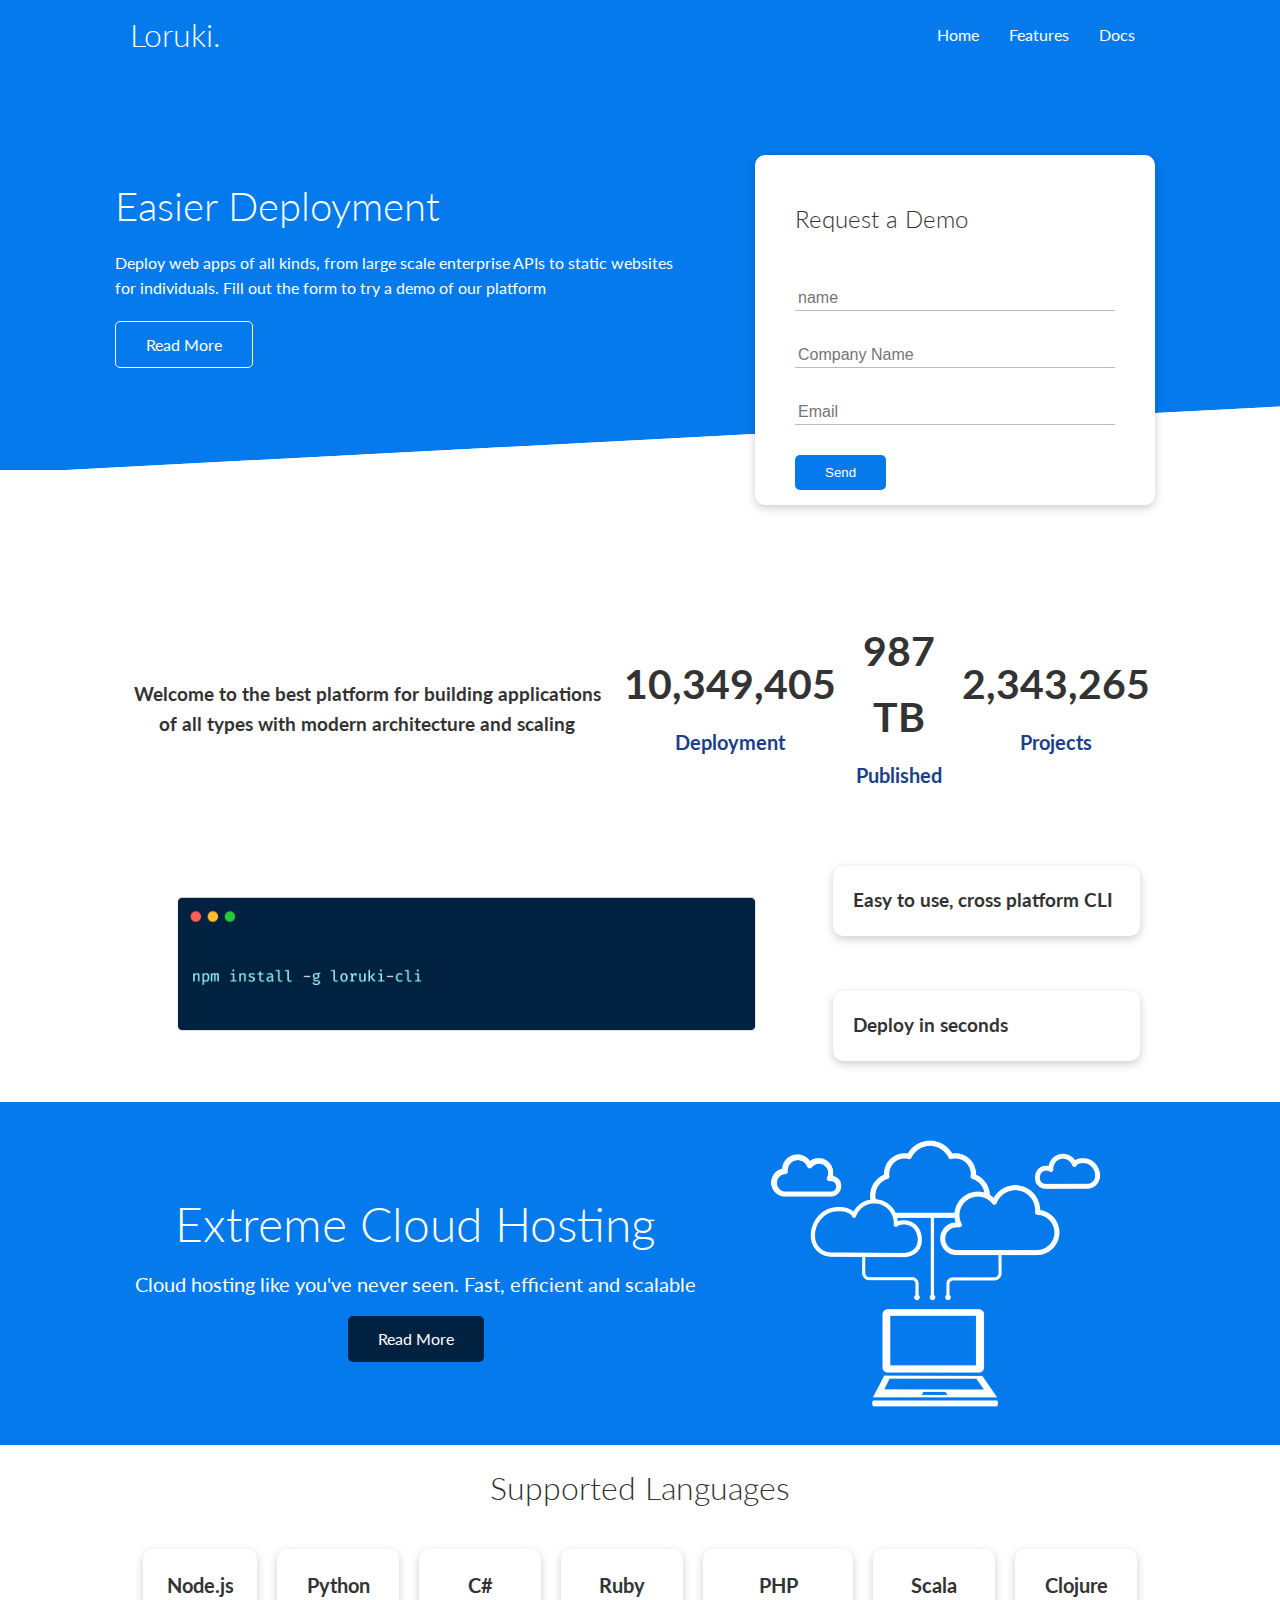
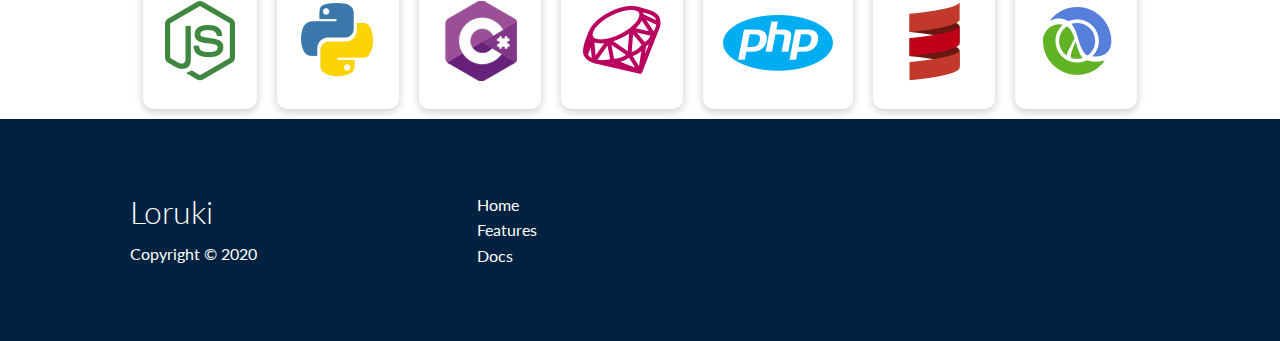
<file: index.html>
<!doctype html>
<html lang="en">
    <head>
        <meta charset="utf-8">
        <meta name="viewport" content="width=device-width, initial-scale=1">
        <link rel="stylesheet" href="https://cdnjs.cloudflare.com/ajax/libs/font-awesome/5.15.2/css/all.min.css" integrity="sha512-HK5fgLBL+xu6dm/Ii3z4xhlSUyZgTT9tuc/hSrtw6uzJOvgRr2a9jyxxT1ely+B+xFAmJKVSTbpM/CuL7qxO8w==" crossorigin="anonymous" />
        <link rel="stylesheet" href="./css/utilities.css">
        <link rel="stylesheet" href="./css/style.css">
        <title>Loruki | Cloud Hosting for Everyone</title>        
    </head>
    <body>
        <div class="navbar">
            <div class="container flex">
                <h1 class="logo">Loruki.</h1>
                <nav>
                    <ul>
                        <li><a href="index.html">Home</a></li>
                        <li><a href="features.html">Features</a></li>
                        <li><a href="docs.html">Docs</a></li>
                    </ul>
                </nav>
            </div>
        </div>

        <!-- Showcase -->
        <section class="showcase">
            <div class="container grid">
                <div class="showcase-text">
                    <h1>Easier Deployment</h1>
                    <p>Deploy web apps of all kinds, from large scale enterprise APIs to static websites for individuals. Fill out the form to try a demo of our platform</p>
                    <a href="features.html" class="btn btn-outline">Read More</a>
                </div>
                <div class="showcase-form card">
                    <h2>Request a Demo</h2>
                    <form name="contact" method="POST" netlify-honeypot="bot-field" data-netlify="true">
                        <input type="hidden" name="form-name" value="contact">  
                        <p class="hidden">
                            <label>Don’t fill this out if you’re human: <input name="bot-field" /></label>
                          </p>
                        <div class="form-control">
                            <input type="text" name="name" placeholder="name" required>
                        </div>
                        <div class="form-control">
                            <input type="text" name="company" placeholder="Company Name" required>
                        </div>
                        <div class="form-control">
                            <input type="text" name="email" placeholder="Email" required>
                        </div>
                        <input type="submit" value="Send" class="btn btn-primary">
                    </form>
                </div>
            </div>
        </section>
        <!-- Stats -->
        <section class="stats">
            <div class="container grid">
                <h3 class="stats-heading text-center my-1">
                    Welcome to the best platform for building applications of all types with modern architecture and scaling
                </h3>
                <div class="grid grid-3 text-center my-4">
                    <div>
                        <i class="fas fa-server fa-3x"></i>
                        <h3>10,349,405</h3>
                        <p class="text-secondary">Deployment</p>
                    </div>                
                    <div>
                        <i class="fas fa-upload fa-3x"></i>
                        <h3>987 TB</h3>
                        <p class="text-secondary">Published</p>
                    </div>
                    <div>
                        <i class="fas fa-project-diagram fa-3x"></i>
                        <h3>2,343,265</h3>
                        <p class="text-secondary">Projects</p>
                    </div>
                </div>
            </div>
        </section>
        <!-- Cli -->
        <section class="cli">
            <div class="container grid">
                <img src="./images/cli.png" alt="">
                <div class="card">
                    <h3>Easy to use, cross platform CLI</h3>
                </div>
                <div class="card">
                    <h3>Deploy in seconds</h3>
                </div>
            </div>
        </section>
        <!-- Cloud -->
        <section class="cloud bg-primary my-2 py-2">
            <div class="container grid">
                <div class="text-center">
                    <h2 class="lg">Extreme Cloud Hosting</h2>
                    <p class="lead my-1">Cloud hosting like you've never seen. Fast, efficient and scalable</p>
                    <a href="features.html" class="btn btn-dark">Read More</a>
                </div>
                <img src="./images/cloud.png" alt="">
            </div>
        </section>
        <!-- Languages -->
        <section class="languages">
            <h2 class="md text-center my-2">
                Supported Languages
            </h2>
            <div class="container flex">
                <div class="card">
                    <h4>Node.js</h4>
                    <img src="./images/node.png" alt="">
                </div>
                <div class="card">
                    <h4>Python</h4>
                    <img src="./images/python.png" alt="">
                </div>
                <div class="card">
                    <h4>C#</h4>
                    <img src="./images/csharp.png" alt="">
                </div>
                <div class="card">
                    <h4>Ruby</h4>
                    <img src="./images/ruby.png" alt="">
                </div>
                <div class="card">
                    <h4>PHP</h4>
                    <img src="./images/php.png" alt="">
                </div>
                <div class="card">
                    <h4>Scala</h4>
                    <img src="./images/scala.png" alt="">
                </div>
                <div class="card">
                    <h4>Clojure</h4>
                    <img src="./images/clojure.png" alt="">
                </div>
            </div>
        </section>
        <!-- Footer -->
        <footer class="footer bg-dark py-5">
            <div class="container grid grid-3">
                <div>
                    <h1>Loruki</h1>
                    <p>Copyright &copy; 2020</p>
                </div>
                <nav>
                    <ul>
                        <li><a href="index.html">Home</a></li>
                        <li><a href="features.html">Features</a></li>
                        <li><a href="docs.html">Docs</a></li>
                    </ul>
                </nav>
                <div class="social">
                    <a href="#"><i class="fab fa-twitter fa-2x"></i></a>
                    <a href="#"><i class="fab fa-facebook fa-2x"></i></a>
                    <a href="#"><i class="fab fa-github fa-2x"></i></a>
                    <a href="#"><i class="fab fa-instagram fa-2x"></i></a>
                </div>
            </div>
        </footer>
    </body>
</html>
</file>
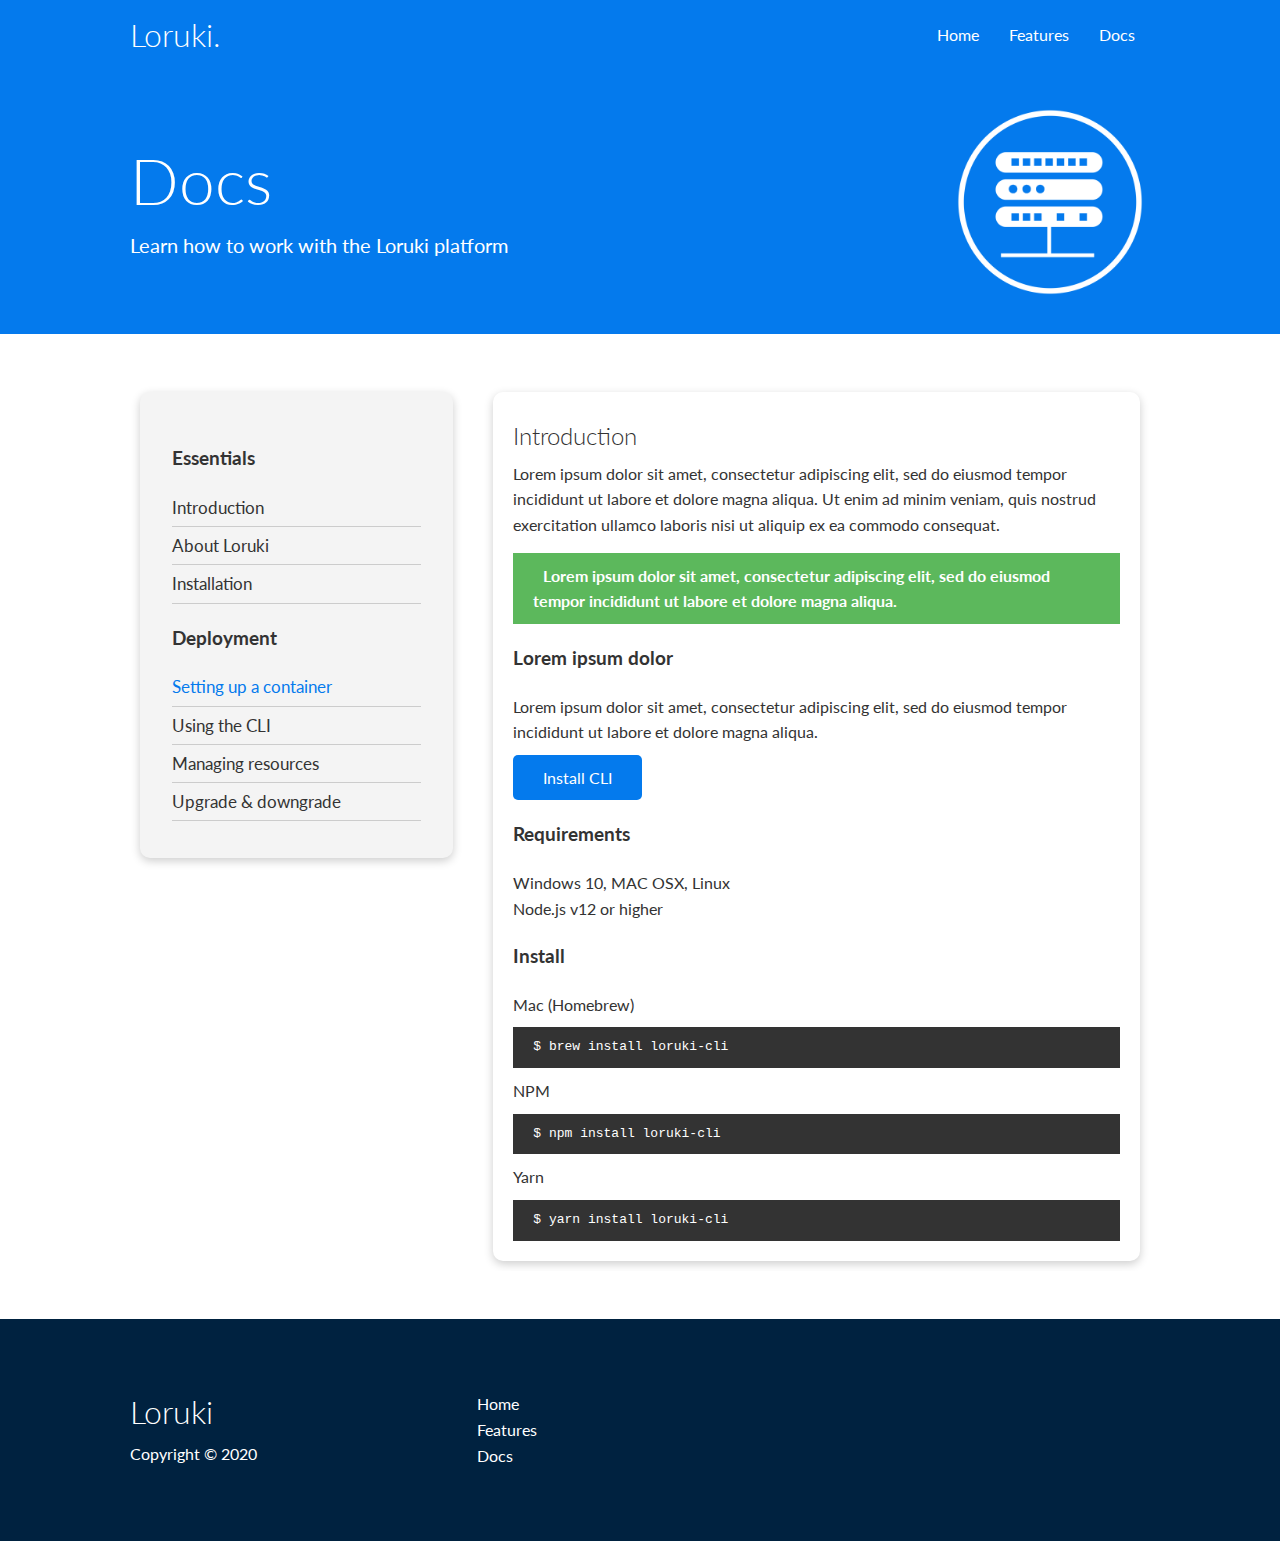
<file: docs.html>
<!doctype html>
<html lang="en">
    <head>
        <meta charset="utf-8">
        <meta name="viewport" content="width=device-width, initial-scale=1">
        <link rel="stylesheet" href="https://cdnjs.cloudflare.com/ajax/libs/font-awesome/5.15.2/css/all.min.css" integrity="sha512-HK5fgLBL+xu6dm/Ii3z4xhlSUyZgTT9tuc/hSrtw6uzJOvgRr2a9jyxxT1ely+B+xFAmJKVSTbpM/CuL7qxO8w==" crossorigin="anonymous" />
        <link rel="stylesheet" href="./css/utilities.css">
        <link rel="stylesheet" href="./css/style.css">
        <title>Loruki | Cloud Hosting for Everyone</title>        
    </head>
    <body>
        <div class="navbar">
            <div class="container flex">
                <h1 class="logo">Loruki.</h1>
                <nav>
                    <ul>
                        <li><a href="index.html">Home</a></li>
                        <li><a href="features.html">Features</a></li>
                        <li><a href="docs.html">Docs</a></li>
                    </ul>
                </nav>
            </div>
        </div>

        <!-- Head -->
        <section class="docs-head bg-primary py-3">
            <div class="container grid">
                <div>
                    <h1 class="xl">Docs</h1>
                    <p class="lead">
                        Learn how to work with the Loruki platform
                    </p>
                </div>
                <img src="./images/server.png" alt="">
            </div>
        </section>

        <!-- Docs main -->
        <section class="docs-main my-4">
            <div class="container grid">
                <div class="card bg-light p-3">
                    <h3 class="my-2">Essentials</h3>
                    <nav>
                        <ul>
                            <li><a href="#">Introduction</a></li>
                            <li><a href="#">About Loruki</a></li>
                            <li><a href="#">Installation</a></li>
                        </ul>
                    </nav>

                    <h3 class="my-2">Deployment</h3>
                    <nav>
                        <ul>
                            <li><a class="text-primary" href="#">Setting up a container</a></li>
                            <li><a href="#">Using the CLI</a></li>
                            <li><a href="#">Managing resources</a></li>
                            <li><a href="#">Upgrade & downgrade</a></li>
                        </ul>
                    </nav>
                </div>
                <div class="card">
                    <h2>Introduction</h2>
                    <p>Lorem ipsum dolor sit amet, consectetur adipiscing elit, sed do eiusmod tempor incididunt ut labore et dolore magna aliqua. Ut enim ad minim veniam, quis nostrud exercitation ullamco laboris nisi ut aliquip ex ea commodo consequat.</p>
                    <div class="alert alert-success">
                        <i class="fas fa-info"></i>
                        Lorem ipsum dolor sit amet, consectetur adipiscing elit, sed do eiusmod tempor incididunt ut labore et dolore magna aliqua.
                    </div>
                    <h3>Lorem ipsum dolor</h3>
                    <p>Lorem ipsum dolor sit amet, consectetur adipiscing elit, sed do eiusmod tempor incididunt ut labore et dolore magna aliqua.</p>
                    <a href="#" class="btn btn-primary">Install CLI</a>

                    <h3>Requirements</h3>
                    <ul>
                        <li>Windows 10, MAC OSX, Linux</li>
                        <li>Node.js v12 or higher</li>
                    </ul>

                    <h3>Install</h3>
                    <p>Mac (Homebrew)</p>
                    <pre><code>$ brew install loruki-cli</code></pre>
                    <p>NPM</p>
                    <pre><code>$ npm install loruki-cli</code></pre>
                    <p>Yarn</p>
                    <pre><code>$ yarn install loruki-cli</code></pre>
                </div>
            </div>
        </section>
        <!-- Footer -->
        <footer class="footer bg-dark py-5">
            <div class="container grid grid-3">
                <div>
                    <h1>Loruki</h1>
                    <p>Copyright &copy; 2020</p>
                </div>
                <nav>
                    <ul>
                        <li><a href="index.html">Home</a></li>
                        <li><a href="features.html">Features</a></li>
                        <li><a href="docs.html">Docs</a></li>
                    </ul>
                </nav>
                <div class="social">
                    <a href="#"><i class="fab fa-twitter fa-2x"></i></a>
                    <a href="#"><i class="fab fa-facebook fa-2x"></i></a>
                    <a href="#"><i class="fab fa-github fa-2x"></i></a>
                    <a href="#"><i class="fab fa-instagram fa-2x"></i></a>
                </div>
            </div>
        </footer>
    </body>
</html>
</file>
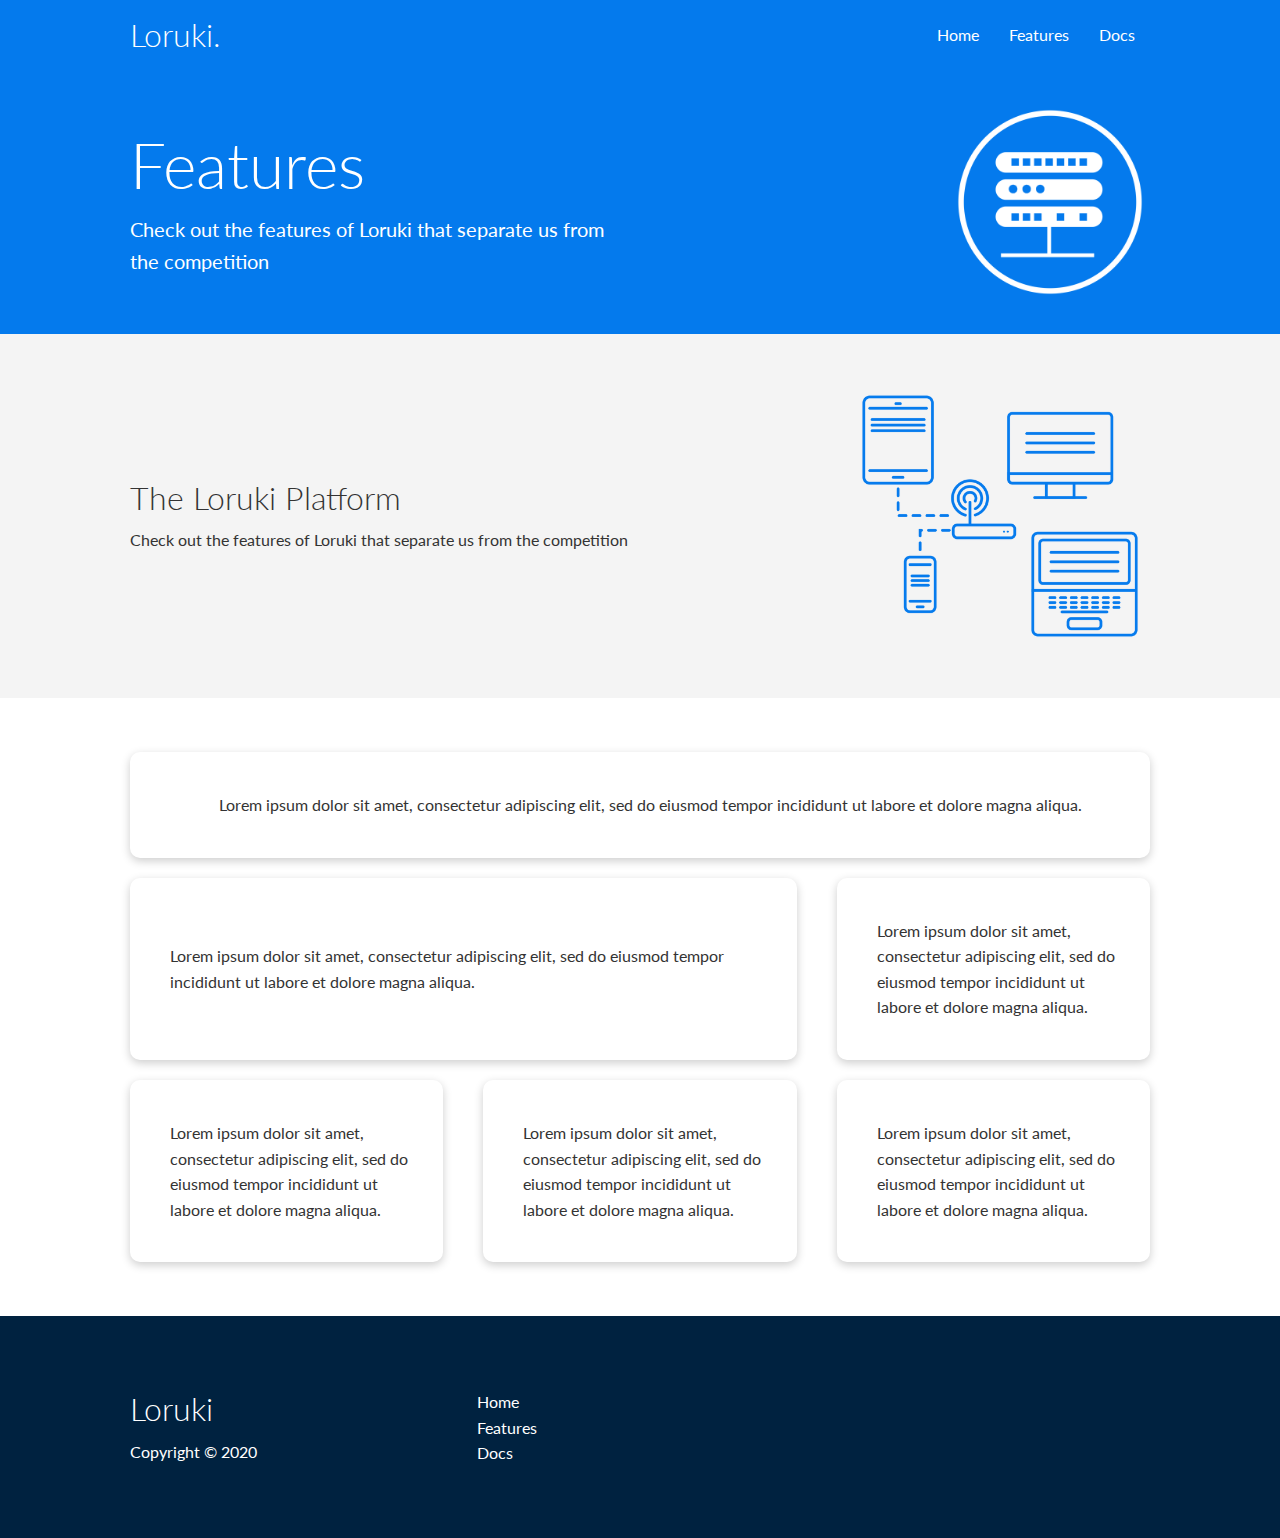
<file: features.html>
<!doctype html>
<html lang="en">
    <head>
        <meta charset="utf-8">
        <meta name="viewport" content="width=device-width, initial-scale=1">
        <link rel="stylesheet" href="https://cdnjs.cloudflare.com/ajax/libs/font-awesome/5.15.2/css/all.min.css" integrity="sha512-HK5fgLBL+xu6dm/Ii3z4xhlSUyZgTT9tuc/hSrtw6uzJOvgRr2a9jyxxT1ely+B+xFAmJKVSTbpM/CuL7qxO8w==" crossorigin="anonymous" />
        <link rel="stylesheet" href="./css/utilities.css">
        <link rel="stylesheet" href="./css/style.css">
        <title>Loruki | Cloud Hosting for Everyone</title>        
    </head>
    <body>
        <div class="navbar">
            <div class="container flex">
                <h1 class="logo">Loruki.</h1>
                <nav>
                    <ul>
                        <li><a href="index.html">Home</a></li>
                        <li><a href="features.html">Features</a></li>
                        <li><a href="docs.html">Docs</a></li>
                    </ul>
                </nav>
            </div>
        </div>

        <!-- Head -->
        <section class="features-head bg-primary py-3">
            <div class="container grid">
                <div>
                    <h1 class="xl">Features</h1>
                    <p class="lead">
                        Check out the features of Loruki that separate us from the competition
                    </p>
                </div>
                <img src="./images/server.png" alt="">
            </div>
        </section>

        <!-- Sub head -->
        <section class="features-sub-head bg-light py-3">
            <div class="container grid">
                <div>
                    <h1 class="md">The Loruki Platform</h1>
                    <p>
                        Check out the features of Loruki that separate us from the competition
                    </p>
                </div>
                <img src="./images/server2.png" alt="">
            </div>
        </section>

        <section class="features-main my-2">
            <div class="container grid grid-3">
                <div class="card flex">
                    <i class="fas fa-server fa-3x"></i>
                    <p>Lorem ipsum dolor sit amet, consectetur adipiscing elit, sed do eiusmod tempor incididunt ut labore et dolore magna aliqua. </p>
                </div>
                <div class="card flex">
                    <i class="fas fa-network-wired fa-3x"></i>
                    <p>Lorem ipsum dolor sit amet, consectetur adipiscing elit, sed do eiusmod tempor incididunt ut labore et dolore magna aliqua.</p>
                </div>                            
                <div class="card flex">
                    <i class="fas fa-laptop-code fa-3x"></i>
                    <p>Lorem ipsum dolor sit amet, consectetur adipiscing elit, sed do eiusmod tempor incididunt ut labore et dolore magna aliqua.</p>
                </div>
                <div class="card flex">
                    <i class="fas fa-database fa-3x"></i>
                    <p>Lorem ipsum dolor sit amet, consectetur adipiscing elit, sed do eiusmod tempor incididunt ut labore et dolore magna aliqua.</p>
                </div>
                <div class="card flex">
                    <i class="fas fa-power-off fa-3x"></i>
                    <p>Lorem ipsum dolor sit amet, consectetur adipiscing elit, sed do eiusmod tempor incididunt ut labore et dolore magna aliqua.</p>
                </div>
                <div class="card flex">
                    <i class="fas fa-upload fa-3x"></i>
                    <p>Lorem ipsum dolor sit amet, consectetur adipiscing elit, sed do eiusmod tempor incididunt ut labore et dolore magna aliqua.</p>
                </div>
            </div>
        </section>
        <!-- Footer -->
        <footer class="footer bg-dark py-5">
            <div class="container grid grid-3">
                <div>
                    <h1>Loruki</h1>
                    <p>Copyright &copy; 2020</p>
                </div>
                <nav>
                    <ul>
                        <li><a href="index.html">Home</a></li>
                        <li><a href="features.html">Features</a></li>
                        <li><a href="docs.html">Docs</a></li>
                    </ul>
                </nav>
                <div class="social">
                    <a href="#"><i class="fab fa-twitter fa-2x"></i></a>
                    <a href="#"><i class="fab fa-facebook fa-2x"></i></a>
                    <a href="#"><i class="fab fa-github fa-2x"></i></a>
                    <a href="#"><i class="fab fa-instagram fa-2x"></i></a>
                </div>
            </div>
        </footer>
    </body>
</html>
</file>
<file: css/utilities.css>
:root {
    --primary-color: #047aed;
    --secondary-color: #1c3f88;
    --dark-color: #002240;
    --light-color: #f4f4f4;
    --success-color: #5cb85c;
    --error-color: #d9534f;
}

.container {
    max-width: 1100px;
    margin: 0 auto;
    overflow: auto;
    padding: 0 40px;
}

.card {
    background-color: #fff;
    color: #333;
    border-radius: 10px;
    box-shadow: 0 3px 10px rgba(0,0,0,0.2);
    padding: 20px;
    margin: 10px;
}

.btn {
    display: inline-block;
    padding: 10px 30px;
    cursor: pointer;
    background:  #047aed;
    color: #fff;
    border: none;
    border-radius: 5px;
}

.btn-outline {
    background-color: transparent;
    border: 1px #fff solid;
}

.btn:hover {
    transform: scale(0.98);
}

/* Backgrounds & colored buttons */

.bg-primary, .btn-primary{
    background-color: var(--primary-color);
    color: #fff;
}

.bg-secondary, .btn-secondary{
    background-color: var(--secondary-color);
    color: #fff;
}

.bg-dark, .btn-dark{
    background-color: var(--dark-color);
    color: #fff;
}

.bg-light, .btn-light{
    background-color: var(--light-color);
    color: #333;
}

.bg-primary a,
.btn-primary a,
.bg-secondary a,
.btn-secondary a,
.bg-dark a,
.btn-dark a {
    color: #fff;
}

/* Text Colors */

.text-primary{
    color: var(--primary-color);

}

.text-secondary{
    color: var(--secondary-color);

}

.text-dark{
    color: var(--dark-color);

}

.text-light{
    color: var(--light-color);

}

/* Text Sizes */

.lead {
    font-size: 20px;
}

.sm {
    font-size: 1rem;
}

.md {
    font-size: 2rem;
}

.lg {
    font-size: 3rem;
}

.xl {
    font-size: 4rem;
}

.text-center {
    text-align: center;
}

/* Alert */
.alert {
    background-color:var(--light-color);
    padding: 10px 20px;
    font-weight: bold;
    margin: 15px 0;
}

.alert i {
    margin-right: 10px;
}

.alert-success {
    background-color: var(--success-color);
    color: #fff;
}

.alert-error {
    background-color: var(--error-color);
    color: #fff;
}

.flex {
    display: flex;
    justify-content: center;
    align-items: center;
    height: 100%;
}

.grid {
    display: grid;
    grid-template-columns: repeat(2, 1fr);
    gap: 20px;
    justify-content: center;
    align-items: center;
    height: 100%;
}

.grid-3 {
    grid-template-columns: repeat(3, 1fr);
}

/* Margin */
.my-1 {
    margin: 1rem 0;
}

.my-2 {
    margin: 1.5rem 0;
}

.my-3 {
    margin: 2rem 0;
}

.my-4 {
    margin: 3rem 0;
}

.my-5 {
    margin: 4rem 0;
}

.m-1 {
    margin: 1rem;
}

.m-2 {
    margin: 1.5rem;
}

.m-3 {
    margin: 2rem;
}

.m-4 {
    margin: 3rem;
}

.m-5 {
    margin: 4rem;
}

/* Padding */
.py-1 {
    padding: 1rem 0;
}

.py-2 {
    padding: 1.5rem 0;
}

.py-3 {
    padding: 2rem 0;
}

.py-4 {
    padding: 3rem 0;
}

.py-5 {
    padding: 4rem 0;
}

.p-1 {
    padding: 1rem;
}

.p-2 {
    padding: 1.5rem;
}

.p-3 {
    padding: 2rem;
}

.p-4 {
    padding: 3rem;
}

.p-5 {
    padding: 4rem;
}
</file>
<file: css/style.css>
@import url('https://fonts.googleapis.com/css2?family=Lato:wght@300&display=swap');

/* :root {
    /* --primary-color: #047aed; */
    /* --secondary-color: #1c3f88;
    --dark-color: #002240;
    --light-color: #f4f4f4; 
} */

* {
    box-sizing: border-box;
    padding: 0;
    margin: 0;
}

body {
    font-family: 'Lato', sans-serif;
    color: #333;
    line-height: 1.6;
}

ul {
    list-style-type: none;
}

a {
    text-decoration: none;
    color: #333;
}

h1, h2 {
    font-weight: 300;
    line-height: 1.2;
    margin: 10px 0; 
}

p { 
    margin: 10px 0;
}

img { 
    width: 100%;
}

code, pre {
    background-color: #333;
    color: #fff;
    padding: 10px;
}

.hidden {
    visibility: hidden;
    height: 0;
}

/* Navbar */

.navbar { 
    background-color:  var(--primary-color);
    color: #fff;
    height: 70px;
}

.navbar ul {
    display: flex;
}

.navbar a {
    color: #fff;
    padding: 10px;
    margin: 0 5px;
}

.navbar a:hover {
    border-bottom: 2px #fff solid;
}
.navbar .flex {
    justify-content: space-between;
}

/* Showcase */

.showcase {
    height: 400px;
    background-color:  var(--primary-color);
    color: #fff;
    position: relative;
}

.showcase h1 {
    font-size: 40px;
}

.showcase p {
    margin: 20px 0;
}

.showcase .grid {
    overflow: visible;
    grid-template-columns: 55% 45%;
    gap: 30px;
}

.showcase-text {
    animation: slideInFromTop 1s ease-in;
}

.showcase-form {
    position: relative;
    top: 60px;
    height: 350px;
    width: 400px;
    padding: 40px;
    z-index: 100;
    justify-self: flex-end;
    animation: slideInFromBottom 1s ease-in;
}

.showcase-form .form-control {
    margin: 30px 0;
}

.showcase-form input[type='text'],
.showcase-form input[type='email']
 {
    border: 0;
    border-bottom: 1px solid #b4becb;
    width: 100%;
    padding: 3px;
    font-size: 16px;
}

.showcase-form input:focus {
    outline: none;
}

.showcase::before, .showcase::after {
    content: '';
    position: absolute;
    height: 100px;
    bottom: -70px;
    right: 0;
    left: 0;
    background-color:#fff;
    transform: skewY(-3deg);
    -webkit-transform: skewY(-3deg);
    -moz-transform: skewY(-3deg);
    -ms-transform: skewY(-3deg);
}

/* Stats */

.stats {
    padding-top : 100px;
    animation: slideInFromBottom 1s ease-in;
}

.stats-heading {
    max-width: 500px;
    margin: auto;
}

.stats .grid-3 {
    font-size: 35px;
}

.stats .grid p {
    font-size: 20px;
    font-weight: bold;
}

.cli .grid {
    grid-template-columns: repeat(3, 1fr);
    grid-template-rows: repeat(2, 1fr);
}

.cli .grid > *:first-child {
    grid-column: 1 / span 2;
    grid-row: 1 / span 2;
}

.cloud .grid {
    grid-template-columns: 4fr 3fr;
}

/* Languages */

.languages .flex {
    flex-wrap:  wrap;
}
.languages .card {
text-align: center;
margin: 18px 10px 40px;
transition: transform 0.2s ease-in;
}

.languages .card {
    font-size: 20px;
    margin-bottom: 10px;
}

.languages .card:hover {
    transform: translateY(-15px);
}

.features-head img, .docs-head img {
    width: 200px;
    justify-self: flex-end;
}

.features-sub-head img {
    width: 300px;
    justify-self: flex-end;
}

.features-main .card > i {
    margin-right: 20px;
}

.features-main .grid {
    padding: 30px;
}

.features-main .grid > *:first-child {
    grid-column: 1 / span 3;
}

.features-main .grid > *:nth-child(2) {
    grid-column: 1 / span 2;
}

/* Docs */
.docs-main h3 {
    margin: 20px 0;
}

.docs-main .grid {
    grid-template-columns: 1fr 2fr;
    align-items: flex-start;
}

.docs-main nav li {
    font-size: 17px;
    padding-bottom: 5px;
    margin-bottom: 5px;
    border-bottom: 1px #ccc solid;
}

.docs-main a:hover {
    font-weight: bold;
}

/* Footer */
.footer .social a {
    margin: 0 10px;
}

/* Animations */
@keyframes slideInFromLeft {
    0% {
        transform: translateX(-100%);
    }

    100% {
        transform: translateX(0);
    }
}

@keyframes slideInFromRight {
    0% {
        transform: translateX(100%);
    }

    100% {
        transform: translateY(0);
    }
}

@keyframes slideInFromTop {
    0% {
        transform: translateY(-100%);
    }

    100% {
        transform: translateY(0);
    }
}

@keyframes slideInFromBottom {
    0% {
        transform: translateY(100%);
    }

    100% {
        transform: translateY(0);
    }
}

/* Tablets and under */
@media(max-width: 768px) {
    .grid, .showcase .grid, .stats .grid, .cli .grid, .cloud .grid, .features-main .grid, .docs-main .grid {
        grid-template-columns: 1fr;
        grid-template-rows: 1fr;
    }


    .showcase {
        height: auto;
    }

    .showcase-text {
        text-align: center;
        margin-top: 40px;
    }

    .showcase-form {
        justify-self: center;
        margin: auto;
    }

    .cli .grid > *:first-child {
        grid-column: 1;
        grid-row: 1;
    }

    .features-head, .features-sub-head, .docs-head {
        text-align: center;
    }

    .features-head img, .features-sub-head img, .docs-head img {
        justify-self: center;
    }

    .features-main .grid > *:first-child, 
    .features-main .grid > *:nth-child(2) {
        grid-column: 1;
    }
}

/* Mobile */
@media(max-width: 500px) {
    .navbar {
        height: 110px;
    }

    .navbar .flex {
        flex-direction: column;
    }

    .navbar ul {
        padding: 10px;
        background-color: rgba(0,0,0,0.1);
    }
}
</file>
